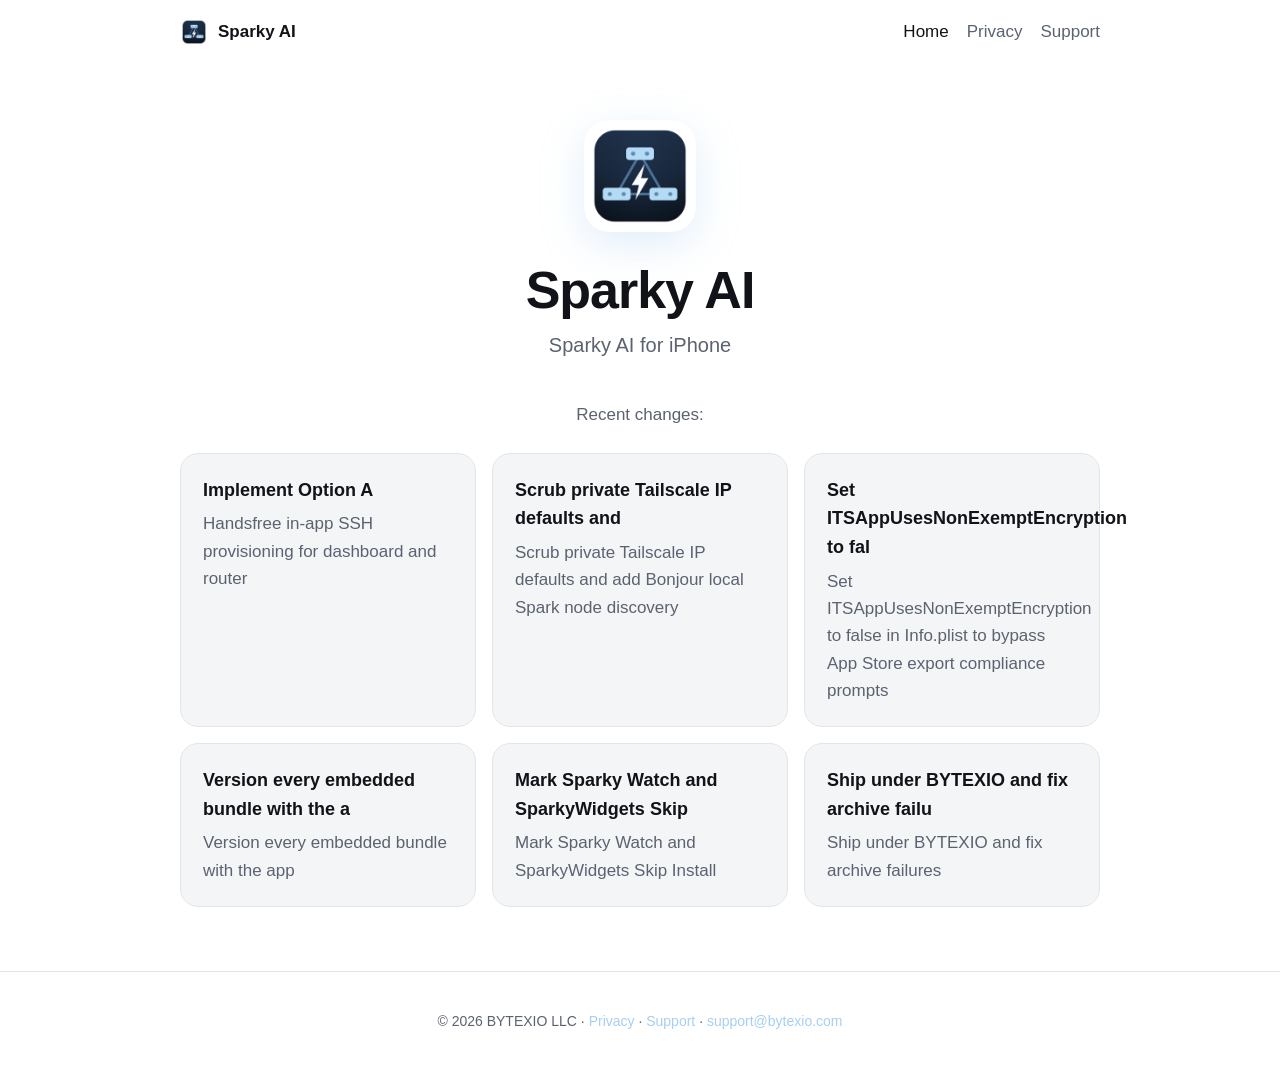
<file: index.html>
<!doctype html>
<html lang="en">
<head>
<meta charset="utf-8">
<meta name="viewport" content="width=device-width, initial-scale=1">
<title>Sparky AI: Local Inference</title>
<meta name="description" content="Sparky AI for iPhone">
<link rel="icon" href="icon.png"><link rel="apple-touch-icon" href="icon.png">
<link rel="stylesheet" href="style.css">
</head>
<body>
<header class="bar"><a class="brand" href="index.html"><img src="icon.png" alt="" width="28" height="28"><span>Sparky AI</span></a><nav><a href="index.html" aria-current="page">Home</a><a href="privacy.html">Privacy</a><a href="support.html">Support</a></nav></header>
<main>
<section class="hero">
<img src="icon.png" alt="Sparky AI icon">
<h1>Sparky AI</h1>
<p>Sparky AI for iPhone</p>

</section>
<p style="text-align:center;max-width:680px;margin:0 auto;color:var(--muted)">Recent changes:</p>

<section class="grid"><div class="card"><h3>Implement Option A</h3><p>Handsfree in-app SSH provisioning for dashboard and router</p></div><div class="card"><h3>Scrub private Tailscale IP defaults and </h3><p>Scrub private Tailscale IP defaults and add Bonjour local Spark node discovery</p></div><div class="card"><h3>Set ITSAppUsesNonExemptEncryption to fal</h3><p>Set ITSAppUsesNonExemptEncryption to false in Info.plist to bypass App Store export compliance prompts</p></div><div class="card"><h3>Version every embedded bundle with the a</h3><p>Version every embedded bundle with the app</p></div><div class="card"><h3>Mark Sparky Watch and SparkyWidgets Skip</h3><p>Mark Sparky Watch and SparkyWidgets Skip Install</p></div><div class="card"><h3>Ship under BYTEXIO and fix archive failu</h3><p>Ship under BYTEXIO and fix archive failures</p></div></section>
</main>
<footer><p>© 2026 BYTEXIO LLC · <a href="privacy.html">Privacy</a> · <a href="support.html">Support</a> · <a href="mailto:support@bytexio.com">support@bytexio.com</a></p></footer>
</body>
</html>
</file>
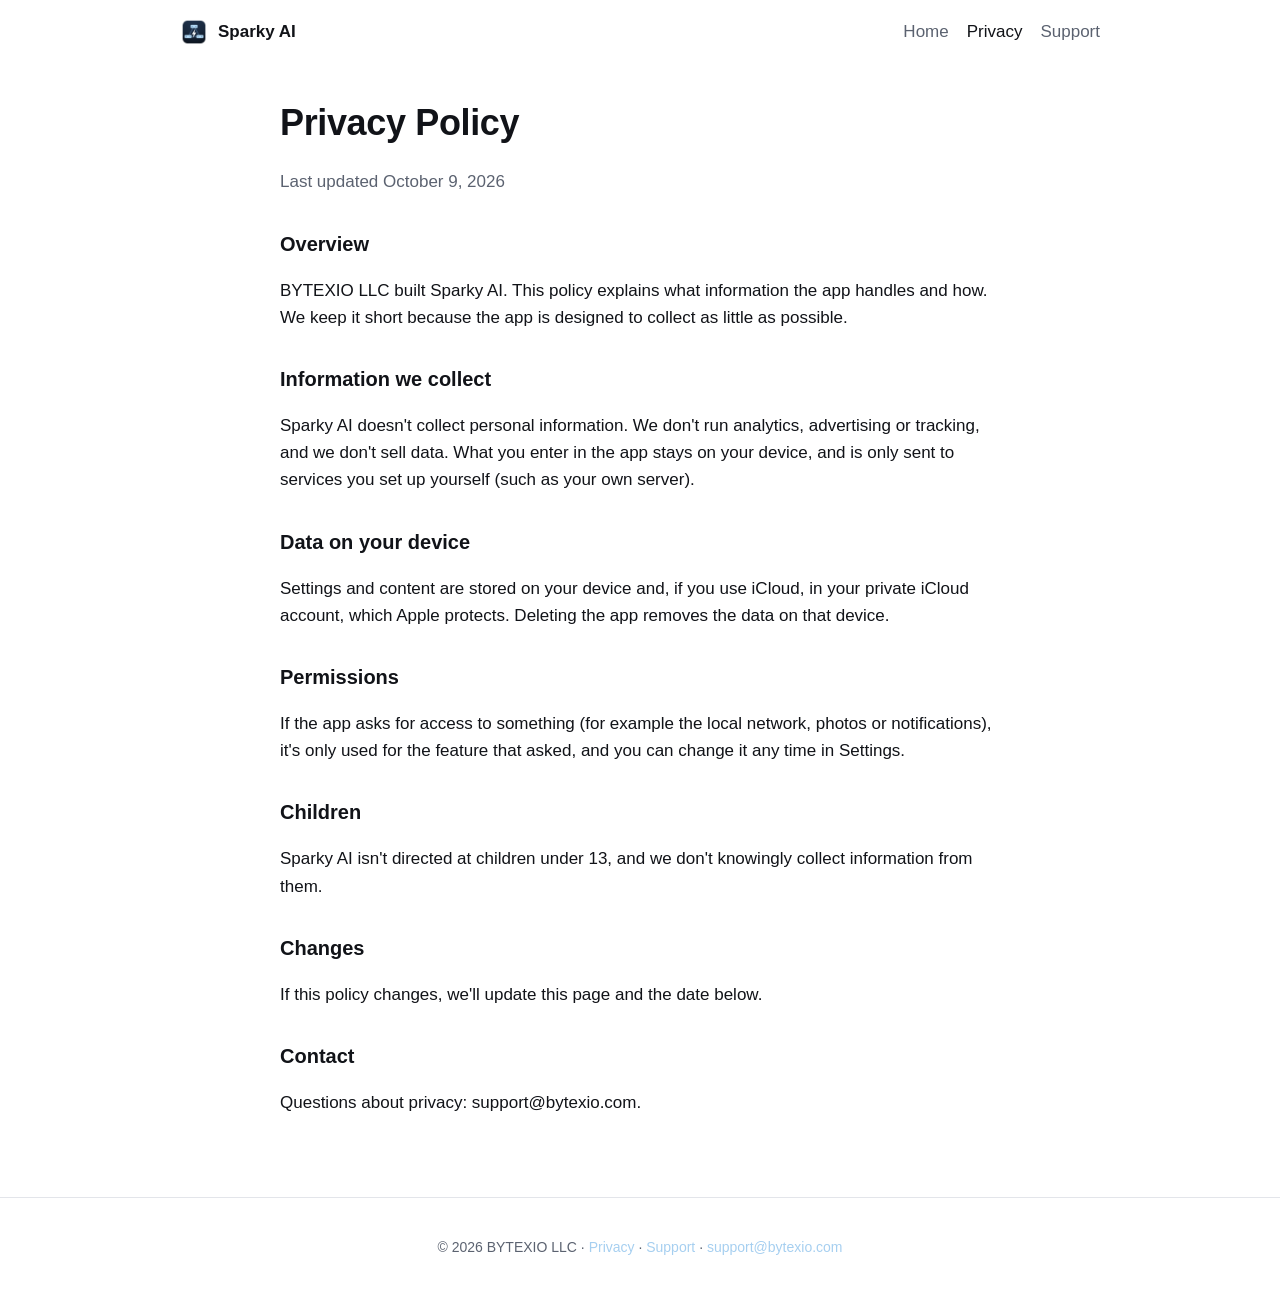
<file: privacy.html>
<!doctype html>
<html lang="en">
<head>
<meta charset="utf-8">
<meta name="viewport" content="width=device-width, initial-scale=1">
<title>Privacy Policy · Sparky AI</title>
<meta name="description" content="Sparky AI for iPhone">
<link rel="icon" href="icon.png"><link rel="apple-touch-icon" href="icon.png">
<link rel="stylesheet" href="style.css">
</head>
<body>
<header class="bar"><a class="brand" href="index.html"><img src="icon.png" alt="" width="28" height="28"><span>Sparky AI</span></a><nav><a href="index.html">Home</a><a href="privacy.html" aria-current="page">Privacy</a><a href="support.html">Support</a></nav></header>
<main>
<article class="doc"><h1>Privacy Policy</h1><p class="updated">Last updated October 9, 2026</p>
<h2>Overview</h2><p>BYTEXIO LLC built Sparky AI. This policy explains what information the app handles and how. We keep it short because the app is designed to collect as little as possible.</p><h2>Information we collect</h2><p>Sparky AI doesn't collect personal information. We don't run analytics, advertising or tracking, and we don't sell data. What you enter in the app stays on your device, and is only sent to services you set up yourself (such as your own server).</p><h2>Data on your device</h2><p>Settings and content are stored on your device and, if you use iCloud, in your private iCloud account, which Apple protects. Deleting the app removes the data on that device.</p><h2>Permissions</h2><p>If the app asks for access to something (for example the local network, photos or notifications), it's only used for the feature that asked, and you can change it any time in Settings.</p><h2>Children</h2><p>Sparky AI isn't directed at children under 13, and we don't knowingly collect information from them.</p><h2>Changes</h2><p>If this policy changes, we'll update this page and the date below.</p><h2>Contact</h2><p>Questions about privacy: support@bytexio.com.</p>
</article>
</main>
<footer><p>© 2026 BYTEXIO LLC · <a href="privacy.html">Privacy</a> · <a href="support.html">Support</a> · <a href="mailto:support@bytexio.com">support@bytexio.com</a></p></footer>
</body>
</html>
</file>
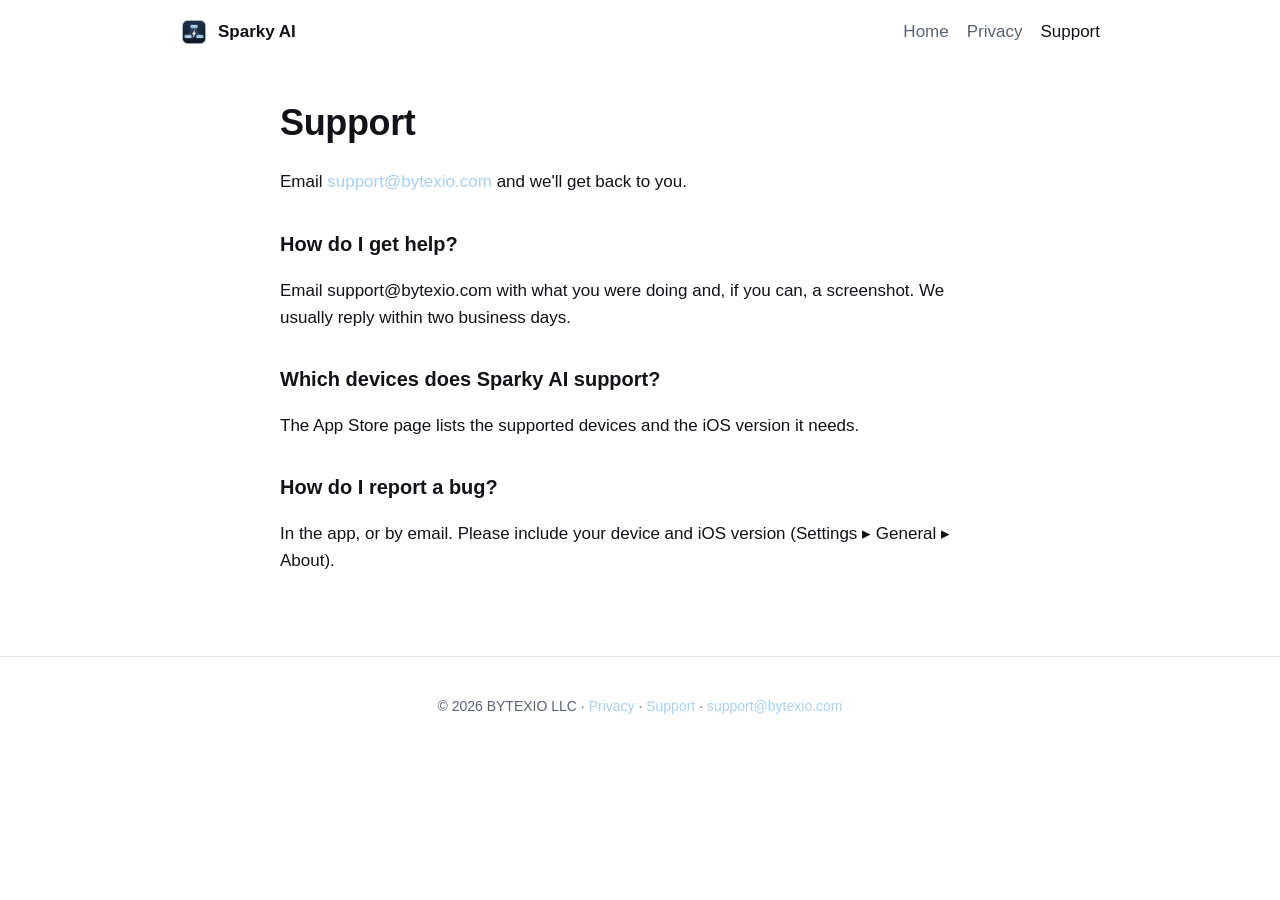
<file: support.html>
<!doctype html>
<html lang="en">
<head>
<meta charset="utf-8">
<meta name="viewport" content="width=device-width, initial-scale=1">
<title>Support · Sparky AI</title>
<meta name="description" content="Sparky AI for iPhone">
<link rel="icon" href="icon.png"><link rel="apple-touch-icon" href="icon.png">
<link rel="stylesheet" href="style.css">
</head>
<body>
<header class="bar"><a class="brand" href="index.html"><img src="icon.png" alt="" width="28" height="28"><span>Sparky AI</span></a><nav><a href="index.html">Home</a><a href="privacy.html">Privacy</a><a href="support.html" aria-current="page">Support</a></nav></header>
<main>
<article class="doc"><h1>Support</h1><p>Email <a href="mailto:support@bytexio.com">support@bytexio.com</a> and we'll get back to you.</p>
<h2>How do I get help?</h2><p>Email support@bytexio.com with what you were doing and, if you can, a screenshot. We usually reply within two business days.</p><h2>Which devices does Sparky AI support?</h2><p>The App Store page lists the supported devices and the iOS version it needs.</p><h2>How do I report a bug?</h2><p>In the app, or by email. Please include your device and iOS version (Settings ▸ General ▸ About).</p>
</article>
</main>
<footer><p>© 2026 BYTEXIO LLC · <a href="privacy.html">Privacy</a> · <a href="support.html">Support</a> · <a href="mailto:support@bytexio.com">support@bytexio.com</a></p></footer>
</body>
</html>
</file>
<file: style.css>
:root { --accent: #A6CFF0; --bg: #ffffff; --fg: #111318; --muted: #5b6270; --card: #f4f5f7; --line: #e3e5ea; }
@media (prefers-color-scheme: dark) { :root { --bg: #0b0c10; --fg: #f2f3f5; --muted: #a0a6b2; --card: #16181d; --line: #262931; } }
* { box-sizing: border-box; }
body { margin: 0; font: 17px/1.6 -apple-system, BlinkMacSystemFont, "SF Pro Text", "Segoe UI", Roboto, sans-serif; background: var(--bg); color: var(--fg); }
a { color: var(--accent); text-decoration: none; } a:hover { text-decoration: underline; }
.bar { display: flex; align-items: center; justify-content: space-between; max-width: 960px; margin: 0 auto; padding: 18px 20px; }
.brand { display: flex; align-items: center; gap: 10px; color: var(--fg); font-weight: 650; } .brand img { border-radius: 7px; }
nav a { margin-left: 18px; color: var(--muted); font-weight: 500; } nav a[aria-current] { color: var(--fg); }
main { max-width: 960px; margin: 0 auto; padding: 0 20px 64px; }
.hero { text-align: center; padding: 56px 0 40px; }
.hero img { width: 112px; height: 112px; border-radius: 25px; box-shadow: 0 12px 40px color-mix(in srgb, var(--accent) 35%, transparent); }
.hero h1 { font-size: clamp(32px, 6vw, 52px); line-height: 1.1; margin: 22px 0 10px; letter-spacing: -0.02em; }
.hero p { color: var(--muted); font-size: 20px; max-width: 620px; margin: 0 auto; }
.cta { display: inline-block; margin-top: 26px; padding: 12px 24px; border-radius: 999px; background: var(--accent); color: #fff; font-weight: 600; }
.shots { display: flex; gap: 18px; overflow-x: auto; padding: 8px 4px 20px; margin: 8px 0 16px; scroll-snap-type: x mandatory; }
.shots img { height: min(520px, 70vh); width: auto; border-radius: 22px; border: 1px solid var(--line); scroll-snap-align: center; flex: none; box-shadow: 0 10px 30px rgba(0,0,0,.12); }
.grid { display: grid; grid-template-columns: repeat(auto-fit, minmax(240px, 1fr)); gap: 16px; margin-top: 24px; }
.card { background: var(--card); border: 1px solid var(--line); border-radius: 18px; padding: 22px; }
.card h3 { margin: 0 0 6px; font-size: 18px; } .card p { margin: 0; color: var(--muted); }
.doc { max-width: 720px; margin: 24px auto 0; } .doc h1 { font-size: 36px; letter-spacing: -0.01em; margin-bottom: 4px; }
.doc h2 { font-size: 20px; margin-top: 32px; } .doc .updated { color: var(--muted); }
footer { border-top: 1px solid var(--line); color: var(--muted); font-size: 14px; text-align: center; padding: 24px 20px; }
</file>
